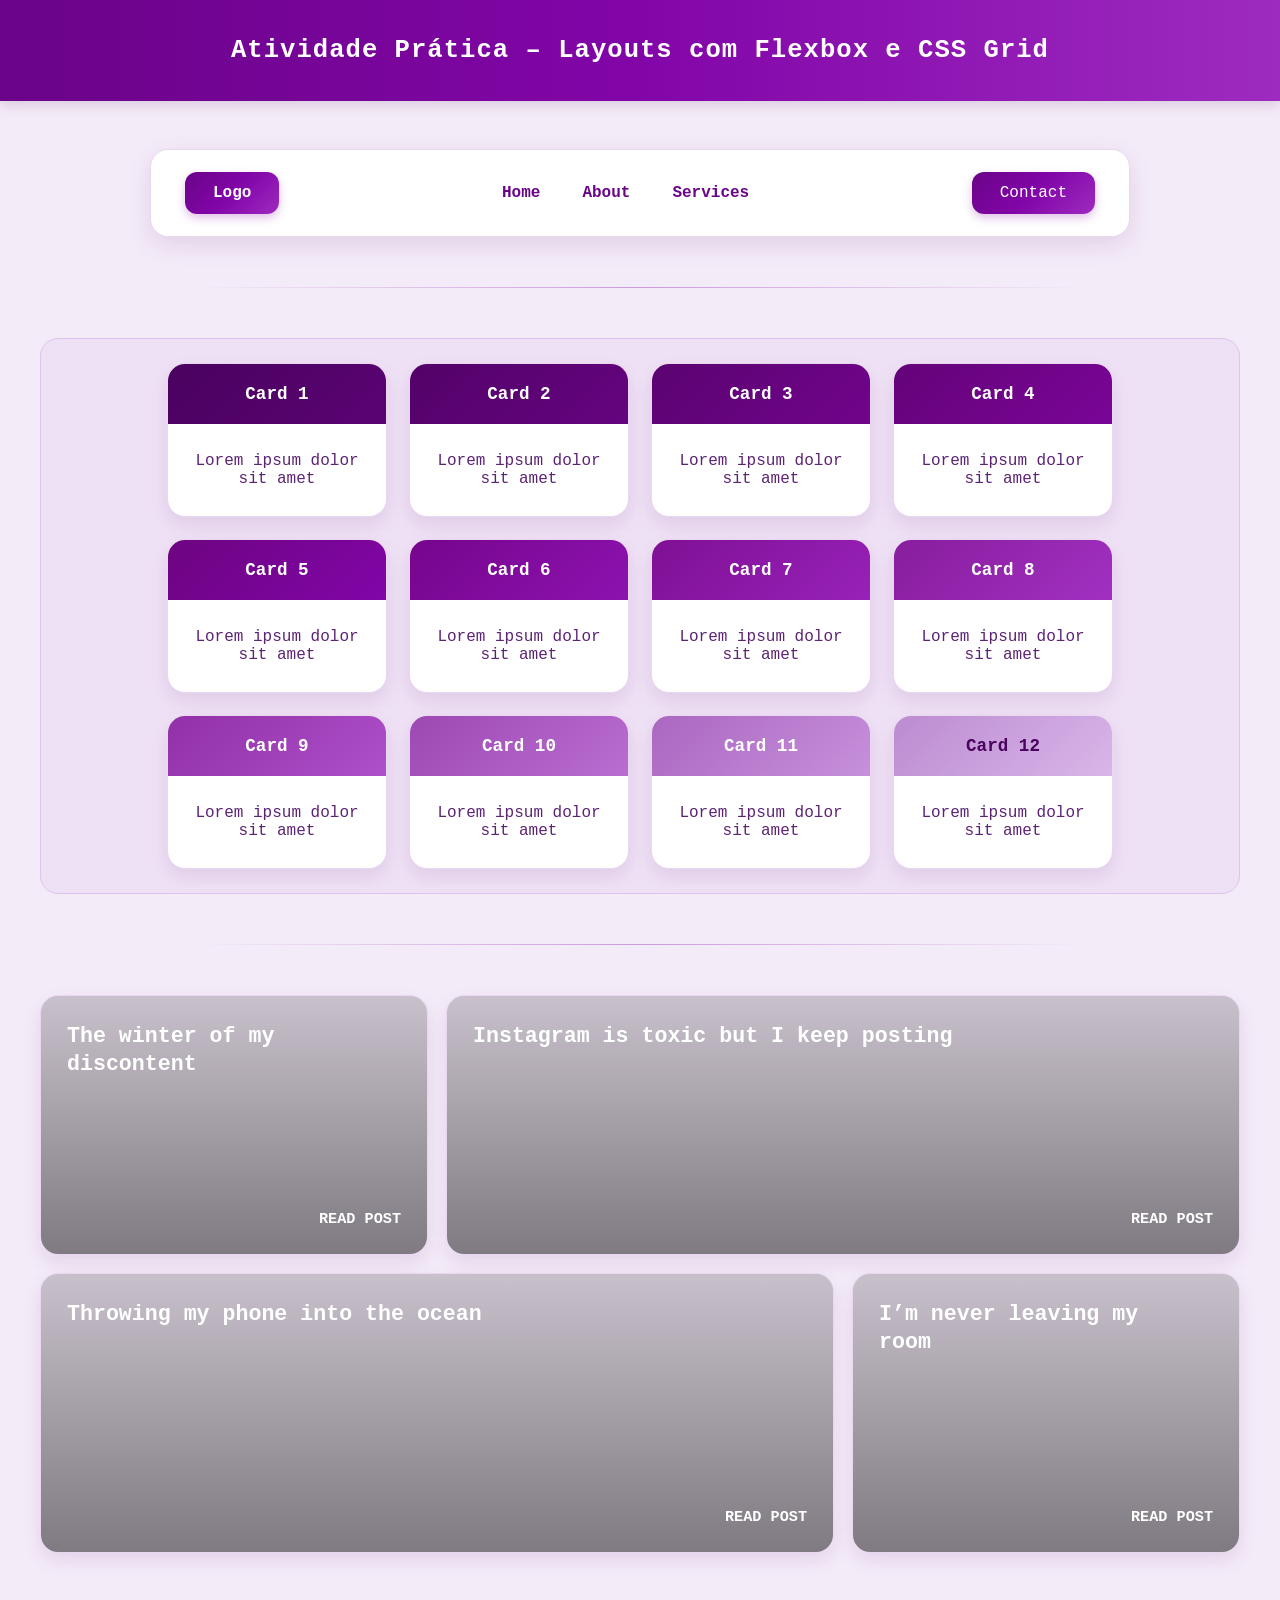
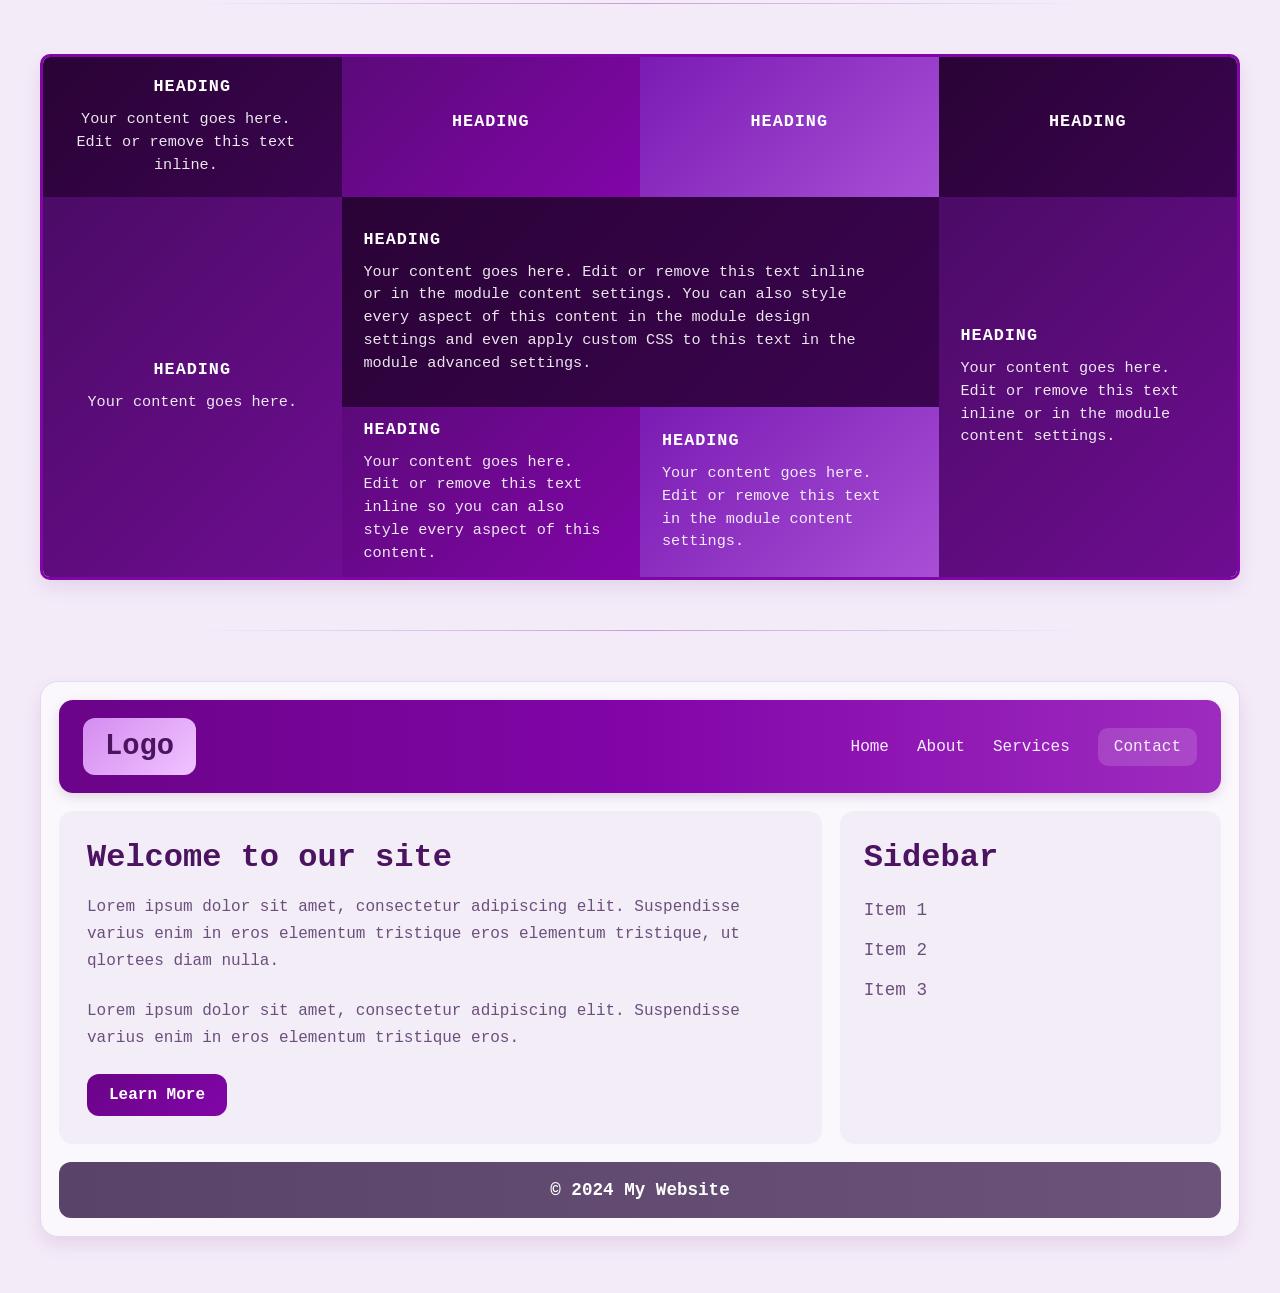
<file: atividade-flexbox-grid/index.html>
<!DOCTYPE html>
<html lang="pt-BR">

<head>
    <meta charset="UTF-8">
    <meta name="viewport" content="width=device-width, initial-scale=1.0">
    <title>Atividade Prática – Layouts com Flexbox e CSS Grid</title>
    <link rel="stylesheet" href="style.css">
</head>

<body>
    <header>
        <h1>Atividade Prática – Layouts com Flexbox e CSS Grid</h1>
    </header>

    <main>
        <!-- ================================================= -->
        <!-- Exercício 1 – Alinhamento com Flexbox (Linha) -->
        <!-- ================================================= -->
        <section class="exercicio exercicio1">
            <nav class="navbar">
                <div class="logo">Logo</div>

                <ul class="menu">
                    <li>Home</li>
                    <li>About</li>
                    <li>Services</li>
                </ul>

                <button class="btn-contato">Contact</button>
            </nav>
        </section>

        <div class="divider"></div>

        <!-- ================================================= -->
        <!-- Exercício 2 – Flexbox com Quebra de Linha -->
        <!-- ================================================= -->
        <section class="exercicio exercicio2">
            <div class="cards-container">
                <div class="card-item">
                    <div class="card-topo topo1">Card 1</div>
                    <div class="card-corpo">
                        <p>Lorem ipsum dolor sit amet</p>
                    </div>
                </div>

                <div class="card-item">
                    <div class="card-topo topo2">Card 2</div>
                    <div class="card-corpo">
                        <p>Lorem ipsum dolor sit amet</p>
                    </div>
                </div>

                <div class="card-item">
                    <div class="card-topo topo3">Card 3</div>
                    <div class="card-corpo">
                        <p>Lorem ipsum dolor sit amet</p>
                    </div>
                </div>

                <div class="card-item">
                    <div class="card-topo topo4">Card 4</div>
                    <div class="card-corpo">
                        <p>Lorem ipsum dolor sit amet</p>
                    </div>
                </div>

                <div class="card-item">
                    <div class="card-topo topo5">Card 5</div>
                    <div class="card-corpo">
                        <p>Lorem ipsum dolor sit amet</p>
                    </div>
                </div>

                <div class="card-item">
                    <div class="card-topo topo6">Card 6</div>
                    <div class="card-corpo">
                        <p>Lorem ipsum dolor sit amet</p>
                    </div>
                </div>

                <div class="card-item">
                    <div class="card-topo topo7">Card 7</div>
                    <div class="card-corpo">
                        <p>Lorem ipsum dolor sit amet</p>
                    </div>
                </div>

                <div class="card-item">
                    <div class="card-topo topo8">Card 8</div>
                    <div class="card-corpo">
                        <p>Lorem ipsum dolor sit amet</p>
                    </div>
                </div>

                <div class="card-item">
                    <div class="card-topo topo9">Card 9</div>
                    <div class="card-corpo">
                        <p>Lorem ipsum dolor sit amet</p>
                    </div>
                </div>

                <div class="card-item">
                    <div class="card-topo topo10">Card 10</div>
                    <div class="card-corpo">
                        <p>Lorem ipsum dolor sit amet</p>
                    </div>
                </div>

                <div class="card-item">
                    <div class="card-topo topo11">Card 11</div>
                    <div class="card-corpo">
                        <p>Lorem ipsum dolor sit amet</p>
                    </div>
                </div>

                <div class="card-item">
                    <div class="card-topo topo12">Card 12</div>
                    <div class="card-corpo">
                        <p>Lorem ipsum dolor sit amet</p>
                    </div>
                </div>
            </div>
        </section>

        <div class="divider"></div>

        <!-- ================================================= -->
        <!-- Exercício 3 – Layout Bidimensional com CSS Grid -->
        <!-- ================================================= -->
        <section class="exercicio exercicio3">
            <div class="grid-layout">
                <article class="grid-card card-a">
                    <div class="grid-overlay">
                        <h2>The winter of my discontent</h2>
                        <span>READ POST</span>
                    </div>
                </article>

                <article class="grid-card card-b">
                    <div class="grid-overlay">
                        <h2>Instagram is toxic but I keep posting</h2>
                        <span>READ POST</span>
                    </div>
                </article>

                <article class="grid-card card-c">
                    <div class="grid-overlay">
                        <h2>Throwing my phone into the ocean</h2>
                        <span>READ POST</span>
                    </div>
                </article>

                <article class="grid-card card-d">
                    <div class="grid-overlay">
                        <h2>I’m never leaving my room</h2>
                        <span>READ POST</span>
                    </div>
                </article>
            </div>
        </section>

        <div class="divider"></div>

        <!-- ================================================= -->
        <!-- Exercício 4 – Grid com Áreas Nomeadas -->
        <!-- ================================================= -->
        <section class="exercicio exercicio4">
            <div class="areas-grid">
                <header class="area area-top-left">
                    <h2>Heading</h2>
                    <p>Your content goes here. Edit or remove this text inline.</p>
                </header>

                <section class="area area-top-center-left">
                    <h2>Heading</h2>
                </section>

                <section class="area area-top-center-right">
                    <h2>Heading</h2>
                </section>

                <aside class="area area-top-right">
                    <h2>Heading</h2>
                </aside>

                <aside class="area area-left">
                    <h2>Heading</h2>
                    <p>Your content goes here.</p>
                </aside>

                <section class="area area-center">
                    <h2>Heading</h2>
                    <p>
                        Your content goes here. Edit or remove this text inline or in the
                        module content settings. You can also style every aspect of this
                        content in the module design settings and even apply custom CSS to
                        this text in the module advanced settings.
                    </p>
                </section>

                <section class="area area-bottom-center-left">
                    <h2>Heading</h2>
                    <p>
                        Your content goes here. Edit or remove this text inline so you can
                        also style every aspect of this content.
                    </p>
                </section>

                <section class="area area-bottom-center-right">
                    <h2>Heading</h2>
                    <p>
                        Your content goes here. Edit or remove this text in the module
                        content settings.
                    </p>
                </section>

                <aside class="area area-right">
                    <h2>Heading</h2>
                    <p>
                        Your content goes here. Edit or remove this text inline or in the
                        module content settings.
                    </p>
                </aside>
            </div>
        </section>

        <div class="divider"></div>

        <!-- ================================================= -->
        <!-- Exercício 5 – Combinação de Grid e Flexbox -->
        <!-- ================================================= -->
        <section class="exercicio exercicio5">
            <div class="layout-combinado">
                <header class="layout-topo">
                    <div class="layout-logo">Logo</div>

                    <nav class="layout-menu">
                        <a href="#">Home</a>
                        <a href="#">About</a>
                        <a href="#">Services</a>
                        <a href="#" class="layout-contato">Contact</a>
                    </nav>
                </header>

                <section class="layout-conteudo">
                    <h2>Welcome to our site</h2>

                    <p>
                        Lorem ipsum dolor sit amet, consectetur adipiscing elit.
                        Suspendisse varius enim in eros elementum tristique eros
                        elementum tristique, ut qlortees diam nulla.
                    </p>

                    <p>
                        Lorem ipsum dolor sit amet, consectetur adipiscing elit.
                        Suspendisse varius enim in eros elementum tristique eros.
                    </p>

                    <button class="layout-botao">Learn More</button>
                </section>

                <aside class="layout-sidebar">
                    <h2>Sidebar</h2>
                    <ul>
                        <li>Item 1</li>
                        <li>Item 2</li>
                        <li>Item 3</li>
                    </ul>
                </aside>

                <footer class="layout-rodape">
                    <p>© 2024 My Website</p>
                </footer>
            </div>
        </section>
    </main>
</body>

</html>
</file>
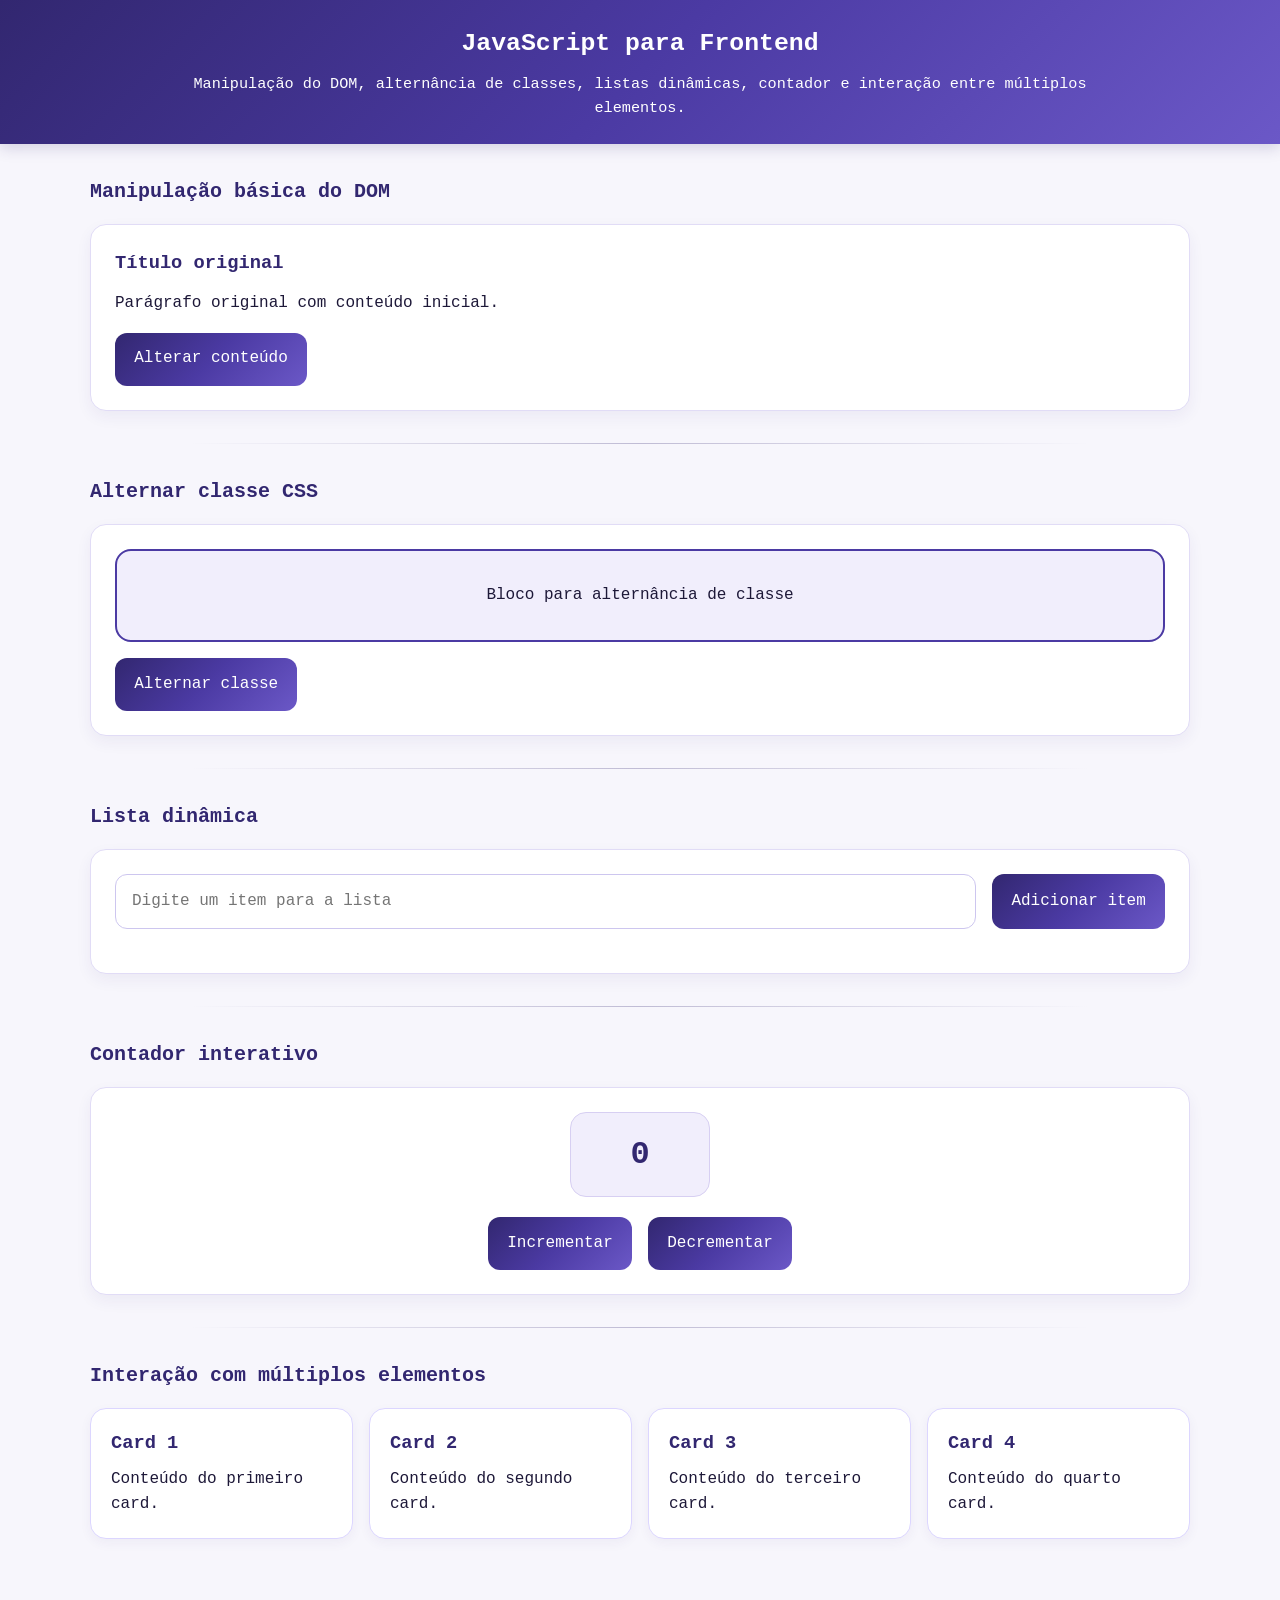
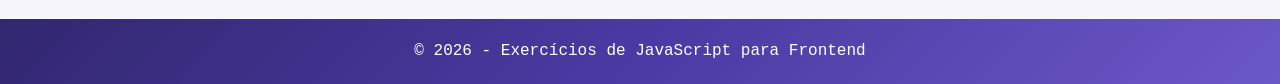
<file: javascript-para-frontend/index.html>
<!DOCTYPE html>
<html lang="pt-BR">

<head>
    <meta charset="UTF-8">
    <meta name="viewport" content="width=device-width, initial-scale=1.0">
    <title>Lista de Exercícios - JavaScript para Frontend</title>
    <link rel="stylesheet" href="style.css">
</head>

<body>
    <header class="cabecalho">
        <h1>JavaScript para Frontend</h1>
        <p>Manipulação do DOM, alternância de classes, listas dinâmicas, contador e interação entre múltiplos elementos.</p>
    </header>

    <main class="conteudo-principal">
        <section class="exercicio">
            <h2>Manipulação básica do DOM</h2>

            <div class="bloco-exercicio">
                <h3 class="titulo-dom">Título original</h3>
                <p class="paragrafo-dom">Parágrafo original com conteúdo inicial.</p>
                <button class="botao" id="botao-dom">Alterar conteúdo</button>
            </div>
        </section>

        <div class="divider"></div>

        <section class="exercicio">
            <h2>Alternar classe CSS</h2>

            <div class="bloco-exercicio">
                <div class="bloco-toggle" id="bloco-toggle">
                    Bloco para alternância de classe
                </div>
                <button class="botao" id="botao-toggle">Alternar classe</button>
            </div>
        </section>

        <div class="divider"></div>

        <section class="exercicio">
            <h2>Lista dinâmica</h2>

            <div class="bloco-exercicio">
                <div class="grupo-campo">
                    <input
                        type="text"
                        id="campo-item"
                        class="campo-texto"
                        placeholder="Digite um item para a lista"
                    >
                    <button class="botao" id="botao-adicionar">Adicionar item</button>
                </div>

                <ul class="lista-dinamica" id="lista-dinamica"></ul>
            </div>
        </section>

        <div class="divider"></div>

        <section class="exercicio">
            <h2>Contador interativo</h2>

            <div class="bloco-exercicio contador-container">
                <div class="contador-valor" id="contador-valor">0</div>

                <div class="grupo-botoes">
                    <button class="botao" id="botao-incrementar">Incrementar</button>
                    <button class="botao" id="botao-decrementar">Decrementar</button>
                </div>
            </div>
        </section>

        <div class="divider"></div>

        <section class="exercicio">
            <h2>Interação com múltiplos elementos</h2>

            <div class="grade-cards">
                <article class="card-interativo">
                    <h3>Card 1</h3>
                    <p>Conteúdo do primeiro card.</p>
                </article>

                <article class="card-interativo">
                    <h3>Card 2</h3>
                    <p>Conteúdo do segundo card.</p>
                </article>

                <article class="card-interativo">
                    <h3>Card 3</h3>
                    <p>Conteúdo do terceiro card.</p>
                </article>

                <article class="card-interativo">
                    <h3>Card 4</h3>
                    <p>Conteúdo do quarto card.</p>
                </article>
            </div>
        </section>
    </main>

    <footer class="rodape">
        <p>&copy; 2026 - Exercícios de JavaScript para Frontend</p>
    </footer>

    <script src="script.js"></script>
</body>

</html>
</file>
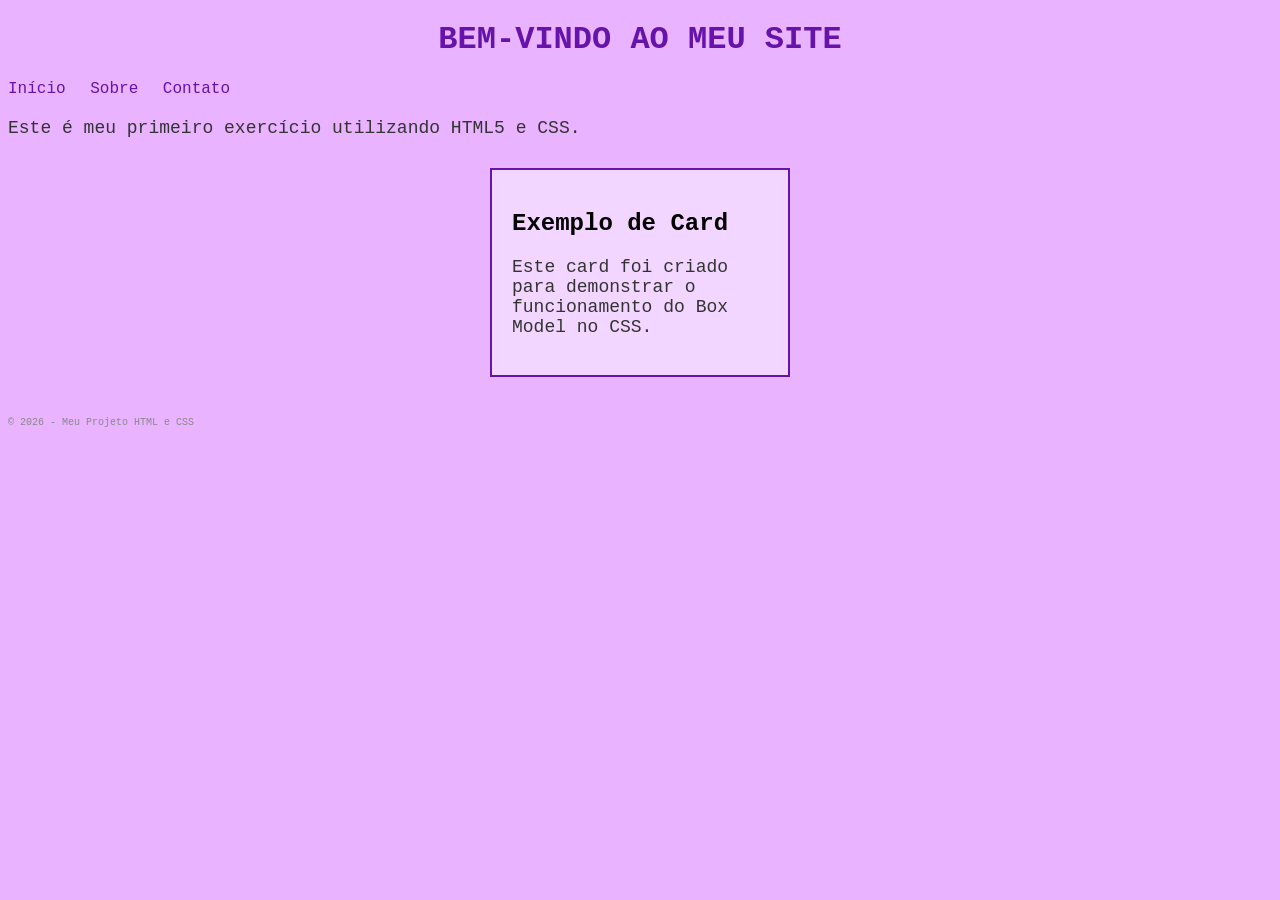
<file: lista-01-html-css/index.html>
<!DOCTYPE html>
<html lang="pt-BR">
<head>
    <meta charset="UTF-8">
    <meta name="viewport" content="width=device-width, initial-scale=1.0">
    <title>Meu Primeiro Projeto</title>

    <!-- ligação com o CSS -->
    <link rel="stylesheet" href="style.css">
</head>

<body>
    
    <header>
        <h1 id="titulo-principal">Bem-vindo ao meu site</h1>
    </header>
    
    <nav>
        <a href="#">Início</a>
        <a href="#">Sobre</a>
        <a href="#">Contato</a>
    </nav>

    <main>
        <section>
            <p class="texto-principal">
                Este é meu primeiro exercício utilizando HTML5 e CSS.
            </p>
        </section>

        <section>
        <div class="card">
            <h2>Exemplo de Card</h2>

            <p class="texto-principal">
                Este card foi criado para demonstrar o funcionamento do Box Model no CSS.
            </p>
        </div>
        </section>

    </main>

    <footer>
        <p>© 2026 - Meu Projeto HTML e CSS</p>
    </footer>
</body>
</html>
</file>
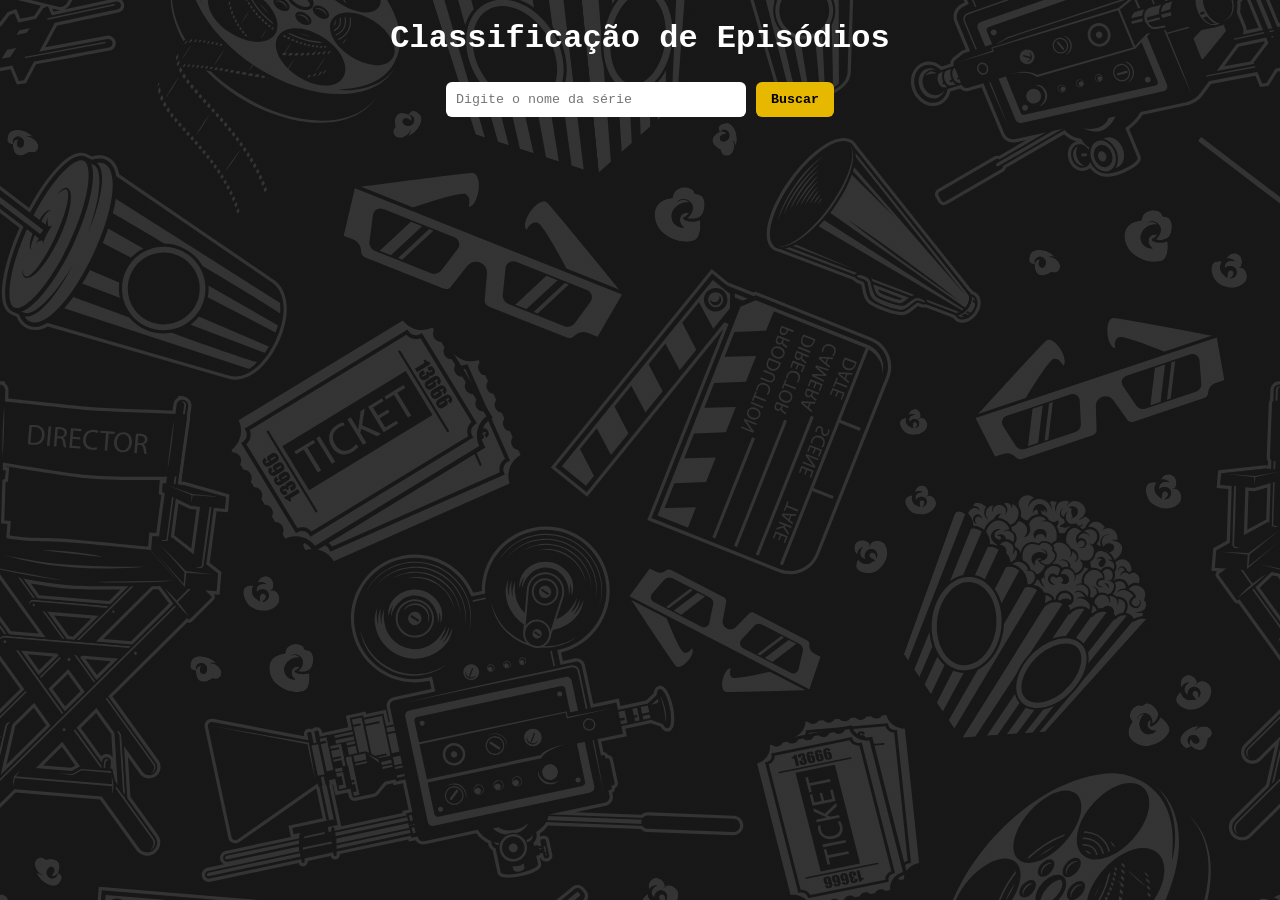
<file: OMDb-API/index.html>
<!DOCTYPE html>
<html lang="pt-BR">
<head>
  <meta charset="UTF-8">
  <meta name="viewport" content="width=device-width, initial-scale=1.0">
  <title>Classificação de Episódios</title>
  <link rel="stylesheet" href="style.css">
</head>
<body>

  <main class="container">
    <h1>Classificação de Episódios</h1>

    <div class="search-box">
      <input type="text" id="seriesInput" placeholder="Digite o nome da série">
      <button id="searchButton">Buscar</button>
    </div>

    <div id="seriesHeader" class="series-header"></div>

    <div class="matrix-container">
      <div id="episodesMatrix" class="episodes-matrix"></div>
    </div>
  </main>

  <script src="script.js"></script>
</body>
</html>
</file>
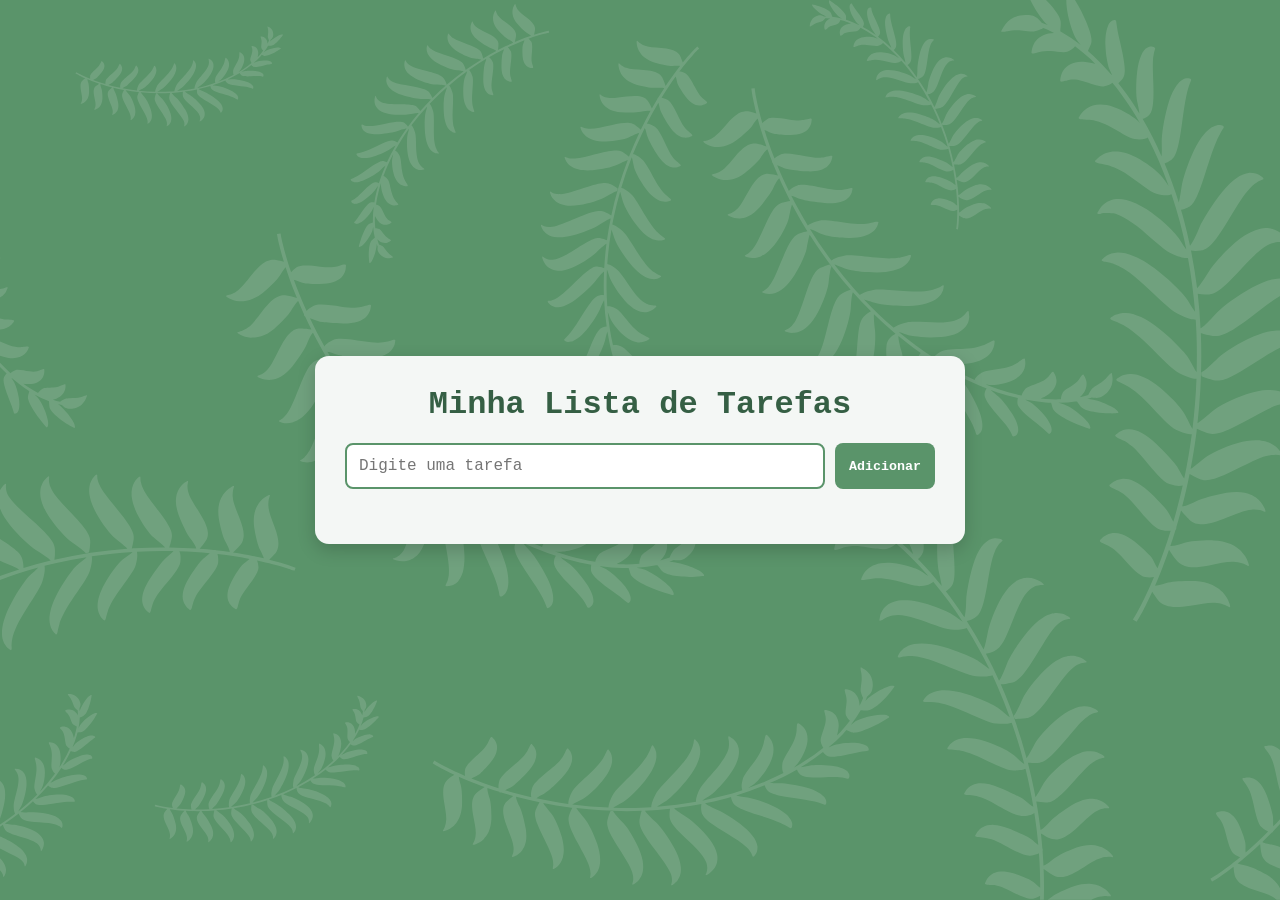
<file: TODO-list-com-HTML-CSS-JS/index.html>
<!DOCTYPE html>
<html lang="pt-BR">
<head>
  <meta charset="UTF-8">
  <meta name="viewport" content="width=device-width, initial-scale=1.0">
  <title>Todo List</title>
  <link rel="stylesheet" href="style.css">
</head>
<body>

  <main class="container">
    <h1>Minha Lista de Tarefas</h1>

    <div class="input-area">
      <input type="text" id="taskInput" placeholder="Digite uma tarefa">
      <button id="addButton">Adicionar</button>
    </div>

    <ul id="taskList"></ul>

    <button id="clearButton" class="clear-button">Limpar lista</button>
  </main>

  <script src="script.js"></script>
</body>
</html>
</file>
<file: atividade-flexbox-grid/style.css>
/* ============================= */
/* Reset e boas práticas         */
/* ============================= */

* {
    margin: 0;
    padding: 0;
    box-sizing: border-box;
}

/* ============================= */
/* Configuração geral da página  */
/* ============================= */

body {
    font-family: "Courier New", monospace;
    background-color: #f4ebf8;
    color: #4b1360;
}

header {
    text-align: center;
    padding: 36px 20px;
    background: linear-gradient(90deg, #6a0488, #8205a8, #9e2bc0);
    color: white;
    box-shadow: 0 4px 12px rgba(73, 10, 90, 0.15);
}

header h1 {
    margin: 0;
    font-size: 1.6rem;
    letter-spacing: 1px;
}

main {
    padding: 48px 40px 56px;
}

.exercicio {
    margin-bottom: 0;
}

/* ============================= */
/* Linha separadora              */
/* ============================= */

.divider {
    width: 100%;
    max-width: 900px;
    height: 1px;
    margin: 50px auto;
    background: linear-gradient(to right, transparent, #8205a8, transparent);
    opacity: 0.35;
}

/* ============================= */
/* Exercício 1 – Flexbox linha   */
/* ============================= */

.exercicio1 {
    display: flex;
    justify-content: center;
}

.navbar {
    display: flex;
    justify-content: space-between;
    align-items: center;
    width: 100%;
    max-width: 980px;
    background: #ffffff;
    padding: 22px 34px;
    border-radius: 18px;
    box-shadow: 0 8px 24px rgba(90, 23, 114, 0.12);
    border: 1px solid #ead6f1;
}

.logo {
    background: linear-gradient(135deg, #6a0488, #8205a8, #9e2bc0);
    color: white;
    padding: 12px 28px;
    border-radius: 12px;
    font-weight: bold;
    box-shadow: 0 4px 10px rgba(130, 5, 168, 0.25);
}

.menu {
    display: flex;
    gap: 42px;
    list-style: none;
    color: #6a0488;
    font-weight: bold;
}

.btn-contato {
    background: linear-gradient(135deg, #6a0488, #8205a8, #9e2bc0);
    color: white;
    border: none;
    padding: 12px 28px;
    border-radius: 12px;
    font-family: "Courier New", monospace;
    font-size: 1rem;
    cursor: pointer;
    box-shadow: 0 4px 10px rgba(130, 5, 168, 0.25);
}

.btn-contato:hover {
    filter: brightness(1.05);
}

/* ============================= */
/* Exercício 2 – Flexbox wrap    */
/* ============================= */

.cards-container {
    display: flex;
    flex-wrap: wrap;
    gap: 22px;
    justify-content: center;
    padding: 24px;
    background-color: #efe1f5;
    border: 1px solid #dec3ea;
    border-radius: 18px;
}

.card-item {
    width: 220px;
    background-color: #ffffff;
    border-radius: 18px;
    overflow: hidden;
    box-shadow: 0 8px 18px rgba(90, 23, 114, 0.10);
    border: 1px solid #ead6f1;
}

.card-topo {
    color: white;
    font-weight: bold;
    text-align: center;
    padding: 20px 12px;
    font-size: 1.1rem;
}

.card-corpo {
    padding: 28px 18px;
    text-align: center;
    color: #5c2374;
    font-size: 1rem;
    min-height: 92px;
    display: flex;
    align-items: center;
    justify-content: center;
}

.topo1 {
    background: linear-gradient(135deg, #4a025f, #5a0373);
}

.topo2 {
    background: linear-gradient(135deg, #530269, #65047f);
}

.topo3 {
    background: linear-gradient(135deg, #5b0371, #70048b);
}

.topo4 {
    background: linear-gradient(135deg, #640379, #7a0597);
}

.topo5 {
    background: linear-gradient(135deg, #6d0481, #8205a8);
}

.topo6 {
    background: linear-gradient(135deg, #76058c, #8d12b0);
}

.topo7 {
    background: linear-gradient(135deg, #7f1094, #9821b9);
}

.topo8 {
    background: linear-gradient(135deg, #881d9d, #a130c1);
}

.topo9 {
    background: linear-gradient(135deg, #9230a8, #ad50ca);
}

.topo10 {
    background: linear-gradient(135deg, #9d49b3, #b96dd1);
}

.topo11 {
    background: linear-gradient(135deg, #ab67c0, #c690dc);
}

.topo12 {
    background: linear-gradient(135deg, #bc8bd0, #d8b6e9);
    color: #4a025f;
}

/* ============================= */
/* Exercício 3 – CSS Grid        */
/* ============================= */

.exercicio3 {
    margin-top: 0;
}

.grid-layout {
    display: grid;
    grid-template-columns: 1fr 1fr 1fr;
    grid-template-rows: 260px 280px;
    gap: 18px;
}

.grid-card {
    position: relative;
    border-radius: 18px;
    overflow: hidden;
    min-height: 220px;
    background-size: cover;
    background-position: center;
    background-repeat: no-repeat;
    box-shadow: 0 8px 18px rgba(90, 23, 114, 0.10);
    border: 1px solid #ead6f1;
}

.card-a {
    grid-column: 1 / 2;
    grid-row: 1 / 2;
    background-image: url("https://i.pinimg.com/736x/df/ff/01/dfff01834da79aa2569d514d8dc655eb.jpg");
}

.card-b {
    grid-column: 2 / 4;
    grid-row: 1 / 2;
    background-image: url("https://i.pinimg.com/1200x/3e/95/9b/3e959b4d9405f051ddb65f9339b5e8c1.jpg");
}

.card-c {
    grid-column: 1 / 3;
    grid-row: 2 / 3;
    background-image: url("https://i.pinimg.com/736x/fa/93/70/fa93704d0706678b0a940e87efe2894a.jpg");
}

.card-d {
    grid-column: 3 / 4;
    grid-row: 2 / 3;
    background-image: url("https://i.pinimg.com/1200x/a7/61/22/a761224d725874e985610c6b65d51773.jpg");
}

.grid-overlay {
    position: absolute;
    inset: 0;
    display: flex;
    flex-direction: column;
    justify-content: space-between;
    padding: 26px;
    color: white;
    background: linear-gradient(
        to bottom,
        rgba(0, 0, 0, 0.18),
        rgba(0, 0, 0, 0.48)
    );
}

.grid-overlay h2 {
    font-size: 1.35rem;
    max-width: 80%;
    line-height: 1.3;
}

.grid-overlay span {
    align-self: flex-end;
    font-size: 0.95rem;
    font-weight: bold;
}

/* ============================= */
/* Exercício 4 – Áreas nomeadas  */
/* ============================= */

.exercicio4 {
    margin-top: 0;
}

.areas-grid {
    display: grid;
    grid-template-columns: 1fr 1fr 1fr 1fr;
    grid-template-rows: 140px 210px 170px;
    grid-template-areas:
        "top-left top-center-left top-center-right top-right"
        "left center center right"
        "left bottom-center-left bottom-center-right right";
    gap: 0;
    border: 3px solid #8205a8;
    border-radius: 10px;
    overflow: hidden;
    box-shadow: 0 8px 18px rgba(90, 23, 114, 0.10);
}

.area {
    padding: 26px 22px;
    color: white;
    display: flex;
    flex-direction: column;
    justify-content: center;
}

.area h2 {
    margin: 0 0 12px 0;
    font-size: 1.05rem;
    text-transform: uppercase;
    letter-spacing: 1px;
}

.area p {
    margin: 0;
    font-size: 0.95rem;
    line-height: 1.5;
    max-width: 95%;
    opacity: 0.9;
}

.area-top-left {
    grid-area: top-left;
}

.area-top-center-left {
    grid-area: top-center-left;
    align-items: center;
    text-align: center;
}

.area-top-center-right {
    grid-area: top-center-right;
    align-items: center;
    text-align: center;
}

.area-top-right {
    grid-area: top-right;
    align-items: center;
    text-align: center;
}

.area-left {
    grid-area: left;
    align-items: center;
    text-align: center;
}

.area-center {
    grid-area: center;
}

.area-bottom-center-left {
    grid-area: bottom-center-left;
}

.area-bottom-center-right {
    grid-area: bottom-center-right;
}

.area-right {
    grid-area: right;
    justify-content: center;
}

.area-top-left,
.area-center,
.area-top-right {
    background: linear-gradient(135deg, #2a0336, #3b0450);
}

.area-top-center-left,
.area-bottom-center-left {
    background: linear-gradient(135deg, #5b0a7a, #8205a8);
}

.area-top-center-right,
.area-bottom-center-right {
    background: linear-gradient(135deg, #7a1bb3, #a84fd6);
}

.area-left,
.area-right {
    background: linear-gradient(135deg, #4b0b66, #6e0d91);
}

/* ============================= */
/* Exercício 5 – Grid + Flexbox  */
/* ============================= */

.exercicio5 {
    margin-top: 0;
}

.layout-combinado {
    display: grid;
    grid-template-columns: 2fr 1fr;
    grid-template-rows: auto auto auto;
    grid-template-areas:
        "topo topo"
        "conteudo sidebar"
        "rodape rodape";
    gap: 18px;
    background: #fbf8fd;
    border: 1px solid #e6d8ef;
    border-radius: 18px;
    padding: 18px;
    box-shadow: 0 8px 18px rgba(90, 23, 114, 0.10);
}

.layout-topo {
    grid-area: topo;
    display: flex;
    justify-content: space-between;
    align-items: center;
    padding: 18px 24px;
    border-radius: 14px;
    background: linear-gradient(90deg, #6a0488, #8205a8, #9e2bc0);
    color: white;
}

.layout-logo {
    background: linear-gradient(135deg, #d48cf0, #f0c3ff);
    color: #4b1360;
    padding: 12px 22px;
    border-radius: 12px;
    font-weight: bold;
    font-size: 1.8rem;
}

.layout-menu {
    display: flex;
    align-items: center;
    gap: 28px;
}

.layout-menu a {
    color: #f7eefe;
    text-decoration: none;
    font-size: 1rem;
}

.layout-contato {
    background: rgba(255, 255, 255, 0.14);
    padding: 10px 16px;
    border-radius: 10px;
}

.layout-conteudo {
    grid-area: conteudo;
    background: #f3edf7;
    border-radius: 14px;
    padding: 28px;
    display: flex;
    flex-direction: column;
    justify-content: center;
}

.layout-conteudo h2 {
    margin-bottom: 18px;
    color: #4b1360;
    font-size: 2rem;
}

.layout-conteudo p {
    margin-bottom: 22px;
    color: #6b4f7d;
    line-height: 1.7;
    font-size: 1rem;
}

.layout-botao {
    align-self: flex-start;
    border: none;
    border-radius: 12px;
    padding: 12px 22px;
    background: linear-gradient(135deg, #6a0488, #8205a8);
    color: white;
    font-family: "Courier New", monospace;
    font-size: 1rem;
    font-weight: bold;
    cursor: pointer;
}

.layout-sidebar {
    grid-area: sidebar;
    background: #f3edf7;
    border-radius: 14px;
    padding: 28px 24px;
}

.layout-sidebar h2 {
    margin-bottom: 24px;
    color: #4b1360;
    font-size: 2rem;
}

.layout-sidebar ul {
    list-style: none;
}

.layout-sidebar li {
    margin-bottom: 20px;
    color: #6b4f7d;
    font-size: 1.1rem;
}

.layout-rodape {
    grid-area: rodape;
    background: linear-gradient(90deg, #5a4368, #6b5379);
    color: white;
    border-radius: 12px;
    padding: 18px;
    text-align: center;
}

.layout-rodape p {
    font-weight: bold;
    font-size: 1.1rem;
}

/* ============================= */
/* Responsividade                */
/* ============================= */

@media (max-width: 900px) {
    main {
        padding: 28px 20px 40px;
    }

    .navbar {
        flex-direction: column;
        gap: 20px;
        text-align: center;
    }

    .menu {
        flex-wrap: wrap;
        justify-content: center;
        gap: 18px 28px;
    }

    .grid-layout {
        grid-template-columns: 1fr;
        grid-template-rows: auto;
    }

    .card-a,
    .card-b,
    .card-c,
    .card-d {
        grid-column: auto;
        grid-row: auto;
        min-height: 240px;
    }

    .grid-overlay h2 {
        max-width: 100%;
        font-size: 1.15rem;
    }

    .areas-grid {
        grid-template-columns: 1fr;
        grid-template-rows: auto;
        grid-template-areas:
            "top-left"
            "top-center-left"
            "top-center-right"
            "top-right"
            "left"
            "center"
            "bottom-center-left"
            "bottom-center-right"
            "right";
    }

    .area {
        min-height: 140px;
    }

    .area-center,
    .area-right,
    .area-left {
        text-align: left;
        align-items: flex-start;
    }

    .layout-combinado {
        grid-template-columns: 1fr;
        grid-template-areas:
            "topo"
            "conteudo"
            "sidebar"
            "rodape";
    }

    .layout-topo {
        flex-direction: column;
        gap: 18px;
        text-align: center;
    }

    .layout-menu {
        flex-wrap: wrap;
        justify-content: center;
    }

    .layout-conteudo h2,
    .layout-sidebar h2 {
        font-size: 1.6rem;
    }
}
</file>
<file: javascript-para-frontend/style.css>
/* ============================= */
/* Reset e configurações gerais  */
/* ============================= */

* {
    margin: 0;
    padding: 0;
    box-sizing: border-box;
}

body {
    font-family: "Courier New", monospace;
    background-color: #f7f6fc;
    color: #1d1838;
    line-height: 1.6;
}

button,
input {
    font: inherit;
}

ul {
    list-style: none;
}

/* ============================= */
/* Cabeçalho                     */
/* ============================= */

.cabecalho {
    text-align: center;
    padding: 1.5rem 1rem;
    background: linear-gradient(135deg, #322770, #4b3aa3, #6b58c7);
    color: #ffffff;
    box-shadow: 0 4px 14px rgba(50, 39, 112, 0.18);
}

.cabecalho h1 {
    margin-bottom: 0.5rem;
    font-size: 1.55rem;
}

.cabecalho p {
    max-width: 900px;
    margin: 0 auto;
    font-size: 0.95rem;
}

/* ============================= */
/* Conteúdo principal            */
/* ============================= */

.conteudo-principal {
    width: min(1100px, calc(100% - 2rem));
    margin: 0 auto;
    padding: 2rem 0 3rem;
}

.exercicio h2 {
    margin-bottom: 1rem;
    color: #322770;
    font-size: 1.25rem;
}

.bloco-exercicio {
    background: #ffffff;
    border: 1px solid #e1dcf6;
    border-radius: 1rem;
    padding: 1.5rem;
    box-shadow: 0 6px 16px rgba(50, 39, 112, 0.06);
}

/* ============================= */
/* Linha separadora              */
/* ============================= */

.divider {
    width: 100%;
    max-width: 900px;
    height: 1px;
    margin: 2rem auto;
    background: linear-gradient(to right, transparent, #322770, transparent);
    opacity: 0.28;
}

/* ============================= */
/* Botões                        */
/* ============================= */

.botao {
    border: none;
    border-radius: 0.75rem;
    padding: 0.85rem 1.2rem;
    background: linear-gradient(135deg, #322770, #4b3aa3, #6b58c7);
    color: #ffffff;
    cursor: pointer;
    transition: transform 0.25s ease, box-shadow 0.25s ease, filter 0.25s ease;
}

.botao:hover {
    transform: translateY(-2px);
    box-shadow: 0 6px 16px rgba(50, 39, 112, 0.25);
    filter: brightness(1.05);
}

/* ============================= */
/* Manipulação do DOM            */
/* ============================= */

.titulo-dom {
    margin-bottom: 0.75rem;
    color: #322770;
}

.paragrafo-dom {
    margin-bottom: 1rem;
}

/* ============================= */
/* Alternar classe CSS           */
/* ============================= */

.bloco-toggle {
    padding: 2rem;
    border: 2px solid #4b3aa3;
    border-radius: 1rem;
    text-align: center;
    margin-bottom: 1rem;
    background-color: #f1eefc;
    transition: all 0.3s ease;
}

.ativo {
    background: linear-gradient(135deg, #322770, #4b3aa3, #6b58c7);
    color: #ffffff;
    border-color: #322770;
    transform: scale(1.02);
    box-shadow: 0 8px 18px rgba(50, 39, 112, 0.2);
}

/* ============================= */
/* Lista dinâmica                */
/* ============================= */

.grupo-campo {
    display: flex;
    gap: 1rem;
    margin-bottom: 1.25rem;
    flex-wrap: wrap;
}

.campo-texto {
    flex: 1;
    min-width: 240px;
    padding: 0.85rem 1rem;
    border: 1px solid #cdc6ef;
    border-radius: 0.75rem;
    outline: none;
}

.campo-texto:focus {
    border-color: #4b3aa3;
    box-shadow: 0 0 0 3px rgba(75, 58, 163, 0.12);
}

.lista-dinamica {
    display: grid;
    gap: 0.75rem;
}

.lista-dinamica li {
    padding: 0.9rem 1rem;
    border-left: 5px solid #4b3aa3;
    border-radius: 0.75rem;
    background-color: #f7f5ff;
}

/* ============================= */
/* Contador interativo           */
/* ============================= */

.contador-container {
    display: grid;
    gap: 1.25rem;
    justify-items: center;
}

.contador-valor {
    min-width: 140px;
    padding: 1rem 1.5rem;
    border-radius: 1rem;
    text-align: center;
    font-size: 2rem;
    font-weight: bold;
    color: #322770;
    background: #f1eefc;
    border: 1px solid #d7cff2;
}

.grupo-botoes {
    display: flex;
    gap: 1rem;
    flex-wrap: wrap;
    justify-content: center;
}

/* ============================= */
/* Interação com múltiplos cards */
/* ============================= */

.grade-cards {
    display: grid;
    grid-template-columns: repeat(4, 1fr);
    gap: 1rem;
}

.card-interativo {
    padding: 1.25rem;
    border-radius: 1rem;
    background: #ffffff;
    border: 1px solid #dcd6ff;
    box-shadow: 0 4px 12px rgba(50, 39, 112, 0.05);
    cursor: pointer;
    transition: all 0.3s ease;
}

.card-interativo h3 {
    margin-bottom: 0.5rem;
    color: #322770;
}

.card-interativo.destaque {
    background: linear-gradient(135deg, #322770, #4b3aa3, #6b58c7);
    color: #ffffff;
    transform: translateY(-4px);
    box-shadow: 0 10px 20px rgba(50, 39, 112, 0.2);
    border-color: transparent;
}

.card-interativo.destaque h3 {
    color: #ffffff;
}

/* ============================= */
/* Rodapé                        */
/* ============================= */

.rodape {
    text-align: center;
    padding: 1.25rem;
    background: linear-gradient(135deg, #322770, #4b3aa3, #6b58c7);
    color: #ffffff;
    margin-top: 2rem;
}

/* ============================= */
/* Responsividade                */
/* ============================= */

@media (max-width: 900px) {
    .grade-cards {
        grid-template-columns: repeat(2, 1fr);
    }

    .cabecalho h1 {
        font-size: 1.35rem;
    }
}

@media (max-width: 600px) {
    .conteudo-principal {
        width: min(100% - 1rem, 600px);
        padding: 1.25rem 0 2rem;
    }

    .cabecalho {
        padding: 1.25rem 0.85rem;
    }

    .cabecalho h1 {
        font-size: 1.2rem;
    }

    .cabecalho p {
        font-size: 0.9rem;
    }

    .bloco-exercicio {
        padding: 1.15rem;
    }

    .grade-cards {
        grid-template-columns: 1fr;
    }

    .grupo-campo {
        flex-direction: column;
    }

    .campo-texto {
        min-width: auto;
    }

    .grupo-botoes {
        flex-direction: column;
        width: 100%;
    }

    .grupo-botoes .botao,
    .grupo-campo .botao {
        width: 100%;
    }
}
</file>
<file: lista-01-html-css/style.css>
body{
    background-color: #e9b3ff;
    font-family: 'Courier New', Courier, monospace, sans-serif;
}

h1{
    color: #6513a8;
    text-align: center;
}

.texto-principal{
    font-size: 18px;
    color: #333;
}

#titulo-principal{
    text-transform: uppercase;
}

nav{
    margin: 20px 0;
}

nav a{
    margin-right: 15px;
    text-decoration: none;
    color: #6513a8;
}

footer{
    margin-top: 40px;
    font-size: 10px;
    color: #888;
}

.card{
    width: 300px;

    padding: 20px;

    border: 2px solid #6513a8;

    margin: 30px auto;

    box-sizing: border-box; 

    background-color: #f3d6ff;
}
</file>
<file: OMDb-API/style.css>
* {
  margin: 0;
  padding: 0;
  box-sizing: border-box;
}

body {
  font-family: "Courier New", monospace;
  background-color: #121212;
  background-image: linear-gradient(rgba(18,18,18,0.86), rgba(18,18,18,0.86)), url("cinema.svg");
  background-size: cover;
  background-position: center;
  background-attachment: fixed;
  color: #ffffff;
  padding: 20px;
}

.container {
  max-width: 1200px;
  margin: auto;
}

h1 {
  text-align: center;
  margin-bottom: 25px;
}

.search-box {
  display: flex;
  justify-content: center;
  gap: 10px;
  margin-bottom: 30px;
}

.search-box input {
  padding: 10px;
  width: 300px;
  border-radius: 6px;
  border: none;
  font-family: "Courier New", monospace;
}

.search-box button {
  padding: 10px 15px;
  border: none;
  border-radius: 6px;
  background-color: #e6b800;
  color: #000;
  font-weight: bold;
  cursor: pointer;
  font-family: "Courier New", monospace;
}

.series-header {
  display: flex;
  justify-content: center;
  gap: 20px;
  margin-bottom: 30px;
  flex-wrap: wrap;
}

.series-header img {
  width: 150px;
  border-radius: 8px;
}

.series-info h2 {
  margin-bottom: 10px;
}

.matrix-container {
  overflow-x: visible;
}

.episodes-matrix {
  display: flex;
  flex-direction: column;
  gap: 12px;
}

.season-row {
  display: grid;
  grid-template-columns: 120px 1fr;
  align-items: start;
  gap: 10px;
}

.season-label {
  font-weight: bold;
  color: #e6b800;
  padding-top: 10px;
}

/* lista que quebra automaticamente */
.episodes-list {
  display: flex;
  flex-wrap: wrap;
  gap: 8px;
}

.episode-cell {
  min-width: 60px;
  padding: 10px;
  background-color: #222;
  border-radius: 6px;
  text-align: center;
  transition: transform 0.2s ease, filter 0.2s ease, background-color 0.2s ease;
  cursor: pointer;
}

.episode-cell:hover {
  transform: translateY(5px);
  filter: brightness(70%);
}

.rating-high {
  background-color: #1f7a3a;
}

.rating-medium {
  background-color: #b38b00;
}

.rating-low {
  background-color: #9b2c2c;
}

.error {
  text-align: center;
  color: red;
}
</file>
<file: TODO-list-com-HTML-CSS-JS/style.css>
* {
  margin: 0;
  padding: 0;
  box-sizing: border-box;
  font-family: "Courier New", Courier, monospace;
}

body {
  position: relative;
  background-color: #5a946a;
  min-height: 100vh;
  display: flex;
  justify-content: center;
  align-items: center;
}

/* Fundo com SVG */
body::before {
  content: "";
  position: absolute;
  inset: 0;
  background-image: url("fundo.svg");
  background-repeat: no-repeat;
  background-position: center;
  background-size: cover;
  opacity: 0.15;
  z-index: 0;
}

.container {
  position: relative;
  z-index: 1;
  background: #f4f7f5;
  width: 90%;
  max-width: 650px;
  padding: 30px;
  border-radius: 14px;
  box-shadow: 0 6px 18px rgba(0,0,0,0.18);
}

h1 {
  text-align: center;
  margin-bottom: 20px;
  color: #355f44;
}

.input-area {
  display: flex;
  gap: 10px;
  margin-bottom: 25px;
}

input {
  flex: 1;
  padding: 12px;
  font-size: 16px;
  border: 2px solid #5a946a;
  border-radius: 8px;
  outline: none;
}

input:focus {
  border-color: #355f44;
}

button {
  padding: 10px 14px;
  border: none;
  border-radius: 8px;
  background: #5a946a;
  color: white;
  font-weight: bold;
  cursor: pointer;
  transition: 0.2s;
}

button:hover {
  background: #355f44;
  transform: scale(1.03);
}

li {
  list-style: none;
  background: #dcebe1;
  margin-bottom: 12px;
  padding: 12px;
  border-radius: 8px;
  border-left: 5px solid #5a946a;
  display: flex;
  justify-content: space-between;
  align-items: center;
  animation: aparecer 0.3s ease;
}

@keyframes aparecer {
  from {
    opacity: 0;
    transform: translateY(-8px);
  }

  to {
    opacity: 1;
    transform: translateY(0);
  }
}

.task-text {
  flex: 1;
  color: #263f30;
  word-break: break-word;
}

.completed .task-text {
  text-decoration: line-through;
  color: #777;
}

.buttons-area {
  display: flex;
  gap: 6px;
  margin-left: 10px;
}

.icon-button {
  background: #5a946a;
  border-radius: 6px;
  width: 36px;
  height: 36px;
  display: flex;
  align-items: center;
  justify-content: center;
  cursor: pointer;
  transition: 0.2s;
}

.icon-button img {
  width: 18px;
  height: 18px;
  filter: brightness(0) invert(1);
  pointer-events: none;
}

.icon-button:hover {
  background: #355f44;
  transform: scale(1.08);
}

.clear-button {
  margin-top: 15px;
  width: 100%;
  padding: 12px;
  border-radius: 8px;
  background: #5a946a;
  color: white;
  font-weight: bold;
  cursor: pointer;
  transition: 0.2s;
  display: none;
}

.clear-button:hover {
  background: #355f44;
  transform: scale(1.02);
}

.fade-out {
  opacity: 0;
  transform: translateX(20px);
  transition: 0.3s ease;
}
</file>
